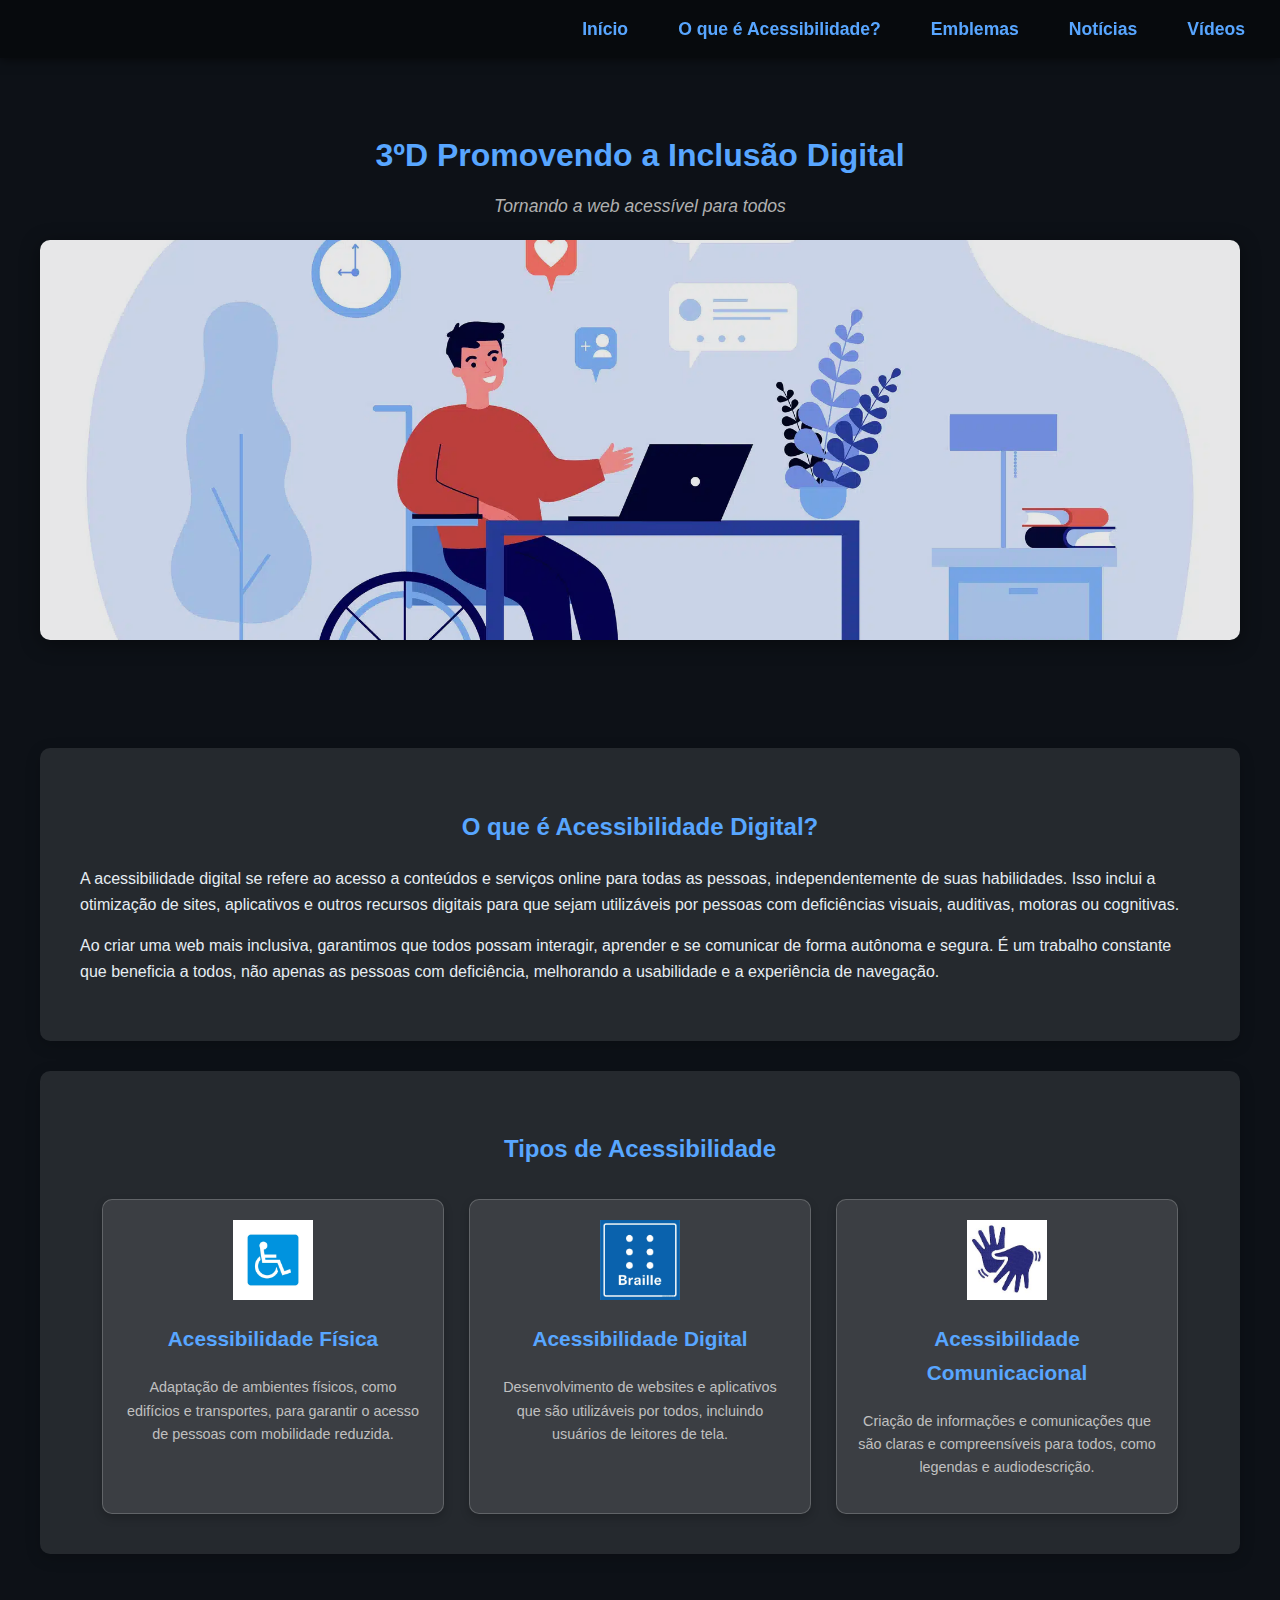
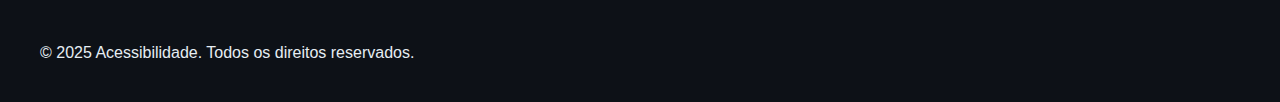
<file: src/index.html>
<!DOCTYPE html>
<html lang="pt-br">
<head>
    <meta charset="UTF-8">
    <meta name="viewport" content="width=device-width, initial-scale=1.0">
    <title>Acessibilidade</title>
    <link rel="stylesheet" href="css/style.css">
</head>
<body>
    <nav>
        <div class="menu-container">
            <button id="menu-toggle" class="hamburger-button" aria-expanded="false" aria-controls="main-menu">
                <span class="hamburger-icon"></span>
            </button>
            <ul id="main-menu" class="menu-list">
                <li><a href="index.html">Início</a></li>
                <li><a href="accessibility.html">O que é Acessibilidade?</a></li>
                <li><a href="emblems.html">Emblemas</a></li>
                <li><a href="news.html">Notícias</a></li>
                <li><a href="videos.html">Vídeos</a></li>
            </ul>
        </div>
    </nav>
    
    <header class="main-header">
        <h1>3ºD Promovendo a Inclusão Digital</h1>
        <p class="subtitle">Tornando a web acessível para todos</p>
        <div class="header-image-container">
            <img src="img/valuesoftsistemas_valuehosthospedagem_image_206.jpeg.webp" alt="Pessoas de diversas origens e habilidades trabalhando juntas em frente a um computador, representando a acessibilidade e inclusão digital." class="header-image">
        </div>
    </header>
    
    <main>
        <section id="accessibility-intro" class="section-card fade-in">
            <h2>O que é Acessibilidade Digital?</h2>
            <div class="intro-content">
                <p>A acessibilidade digital se refere ao acesso a conteúdos e serviços online para todas as pessoas, independentemente de suas habilidades. Isso inclui a otimização de sites, aplicativos e outros recursos digitais para que sejam utilizáveis por pessoas com deficiências visuais, auditivas, motoras ou cognitivas.</p>
                <p>Ao criar uma web mais inclusiva, garantimos que todos possam interagir, aprender e se comunicar de forma autônoma e segura. É um trabalho constante que beneficia a todos, não apenas as pessoas com deficiência, melhorando a usabilidade e a experiência de navegação.</p>
            </div>
        </section>

        <section id="accessibility-types" class="section-card fade-in">
            <h2>Tipos de Acessibilidade</h2>
            <div class="cards-container">
                <div class="card">
                    <img src="img/fisico.png" alt="Emblema de Acessibilidade Física">
                    <h3>Acessibilidade Física</h3>
                    <p>Adaptação de ambientes físicos, como edifícios e transportes, para garantir o acesso de pessoas com mobilidade reduzida.</p>
                </div>
                <div class="card">
                    <img src="img/braille.png" alt="Emblema da escrita Braille">
                    <h3>Acessibilidade Digital</h3>
                    <p>Desenvolvimento de websites e aplicativos que são utilizáveis por todos, incluindo usuários de leitores de tela.</p>
                </div>
                <div class="card">
                    <img src="img/libras.png" alt="Emblema de Língua de Sinais">
                    <h3>Acessibilidade Comunicacional</h3>
                    <p>Criação de informações e comunicações que são claras e compreensíveis para todos, como legendas e audiodescrição.</p>
                </div>
            </div>
        </section>
    </main>

    <footer>
        <p>&copy; 2025 Acessibilidade. Todos os direitos reservados.</p>
    </footer>

    <script src="js/menu.js"></script>
    <script>
        // JavaScript para a animação fade-in
        document.addEventListener('DOMContentLoaded', function() {
            const sections = document.querySelectorAll('.fade-in');
            sections.forEach(section => {
                section.style.opacity = 1;
                section.style.transform = 'translateY(0)';
            });
        });
    </script>
</body>
</html>
</file>
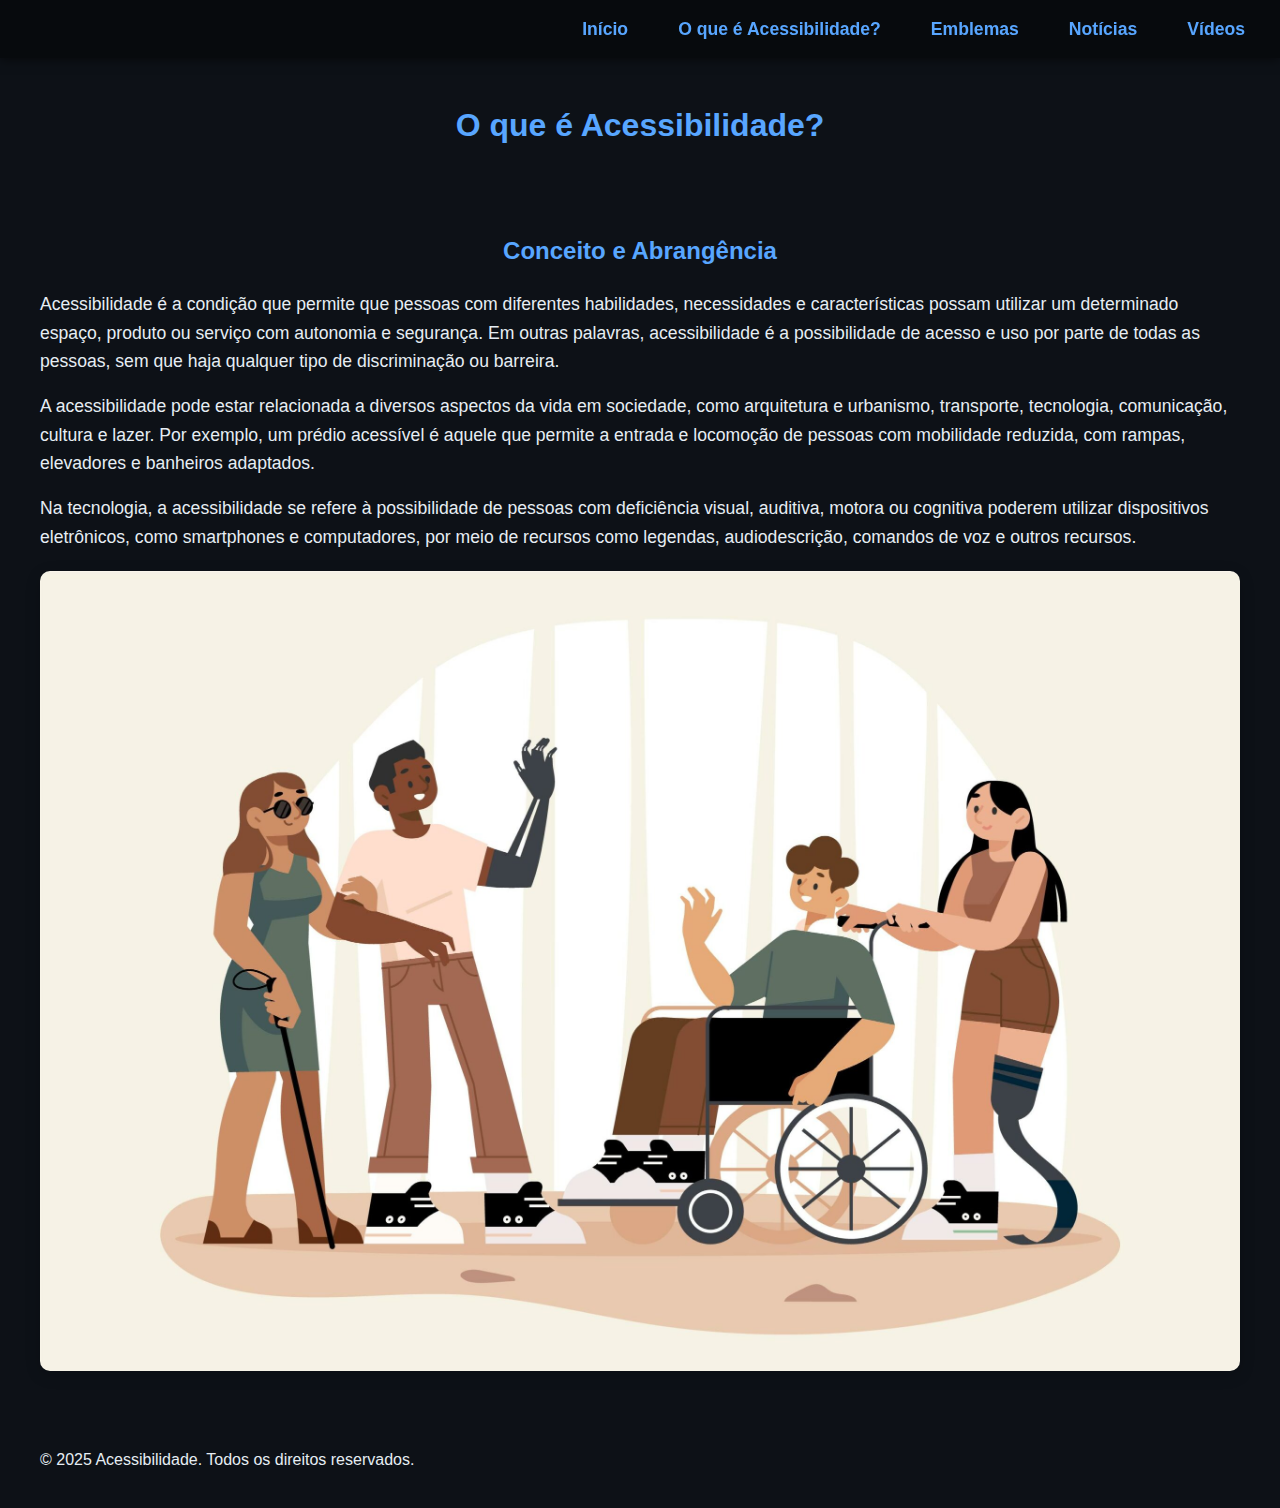
<file: src/accessibility.html>
<!DOCTYPE html>
<html lang="pt-br">
<head>
    <meta charset="UTF-8">
    <meta name="viewport" content="width=device-width, initial-scale=1.0">
    <title>O que é Acessibilidade?</title>
    <link rel="stylesheet" href="css/style.css">
</head>
<body>
    <nav>
        <div class="menu-container">
            <button id="menu-toggle" class="hamburger-button" aria-expanded="false" aria-controls="main-menu">
                <span class="hamburger-icon"></span>
            </button>
            <ul id="main-menu" class="menu-list">
                <li><a href="index.html">Início</a></li>
                <li><a href="accessibility.html">O que é Acessibilidade?</a></li>
                <li><a href="emblems.html">Emblemas</a></li>
                <li><a href="news.html">Notícias</a></li>
                <li><a href="videos.html">Vídeos</a></li>
            </ul>
        </div>
    </nav>
    
    <header>
        <h1>O que é Acessibilidade?</h1>
    </header>
    
    <main>
        <section class="info-section fade-in">
            <div class="info-content">
                <h2>Conceito e Abrangência</h2>
                <p>Acessibilidade é a condição que permite que pessoas com diferentes habilidades, necessidades e características possam utilizar um determinado espaço, produto ou serviço com autonomia e segurança. Em outras palavras, acessibilidade é a possibilidade de acesso e uso por parte de todas as pessoas, sem que haja qualquer tipo de discriminação ou barreira.</p>
                <p>A acessibilidade pode estar relacionada a diversos aspectos da vida em sociedade, como arquitetura e urbanismo, transporte, tecnologia, comunicação, cultura e lazer. Por exemplo, um prédio acessível é aquele que permite a entrada e locomoção de pessoas com mobilidade reduzida, com rampas, elevadores e banheiros adaptados.</p>
                <p>Na tecnologia, a acessibilidade se refere à possibilidade de pessoas com deficiência visual, auditiva, motora ou cognitiva poderem utilizar dispositivos eletrônicos, como smartphones e computadores, por meio de recursos como legendas, audiodescrição, comandos de voz e outros recursos.</p>
            </div>
            <div class="info-image">
               <img src="img/pessoa-com-deficiencia-scaled.png" alt="Grupo de pessoas com deficiências e habilidades variadas, de mãos dadas, simbolizando união e inclusão." class="main-image">
        </section>
    </main>

    <footer>
        <p>&copy; 2025 Acessibilidade. Todos os direitos reservados.</p>
    </footer>

    <script src="js/menu.js"></script>
    <script>
        // JavaScript para a animação fade-in
        document.addEventListener('DOMContentLoaded', function() {
            const section = document.querySelector('.info-section');
            if (section) {
                section.classList.add('visible');
            }
        });
    </script>
</body>
</html>
</file>
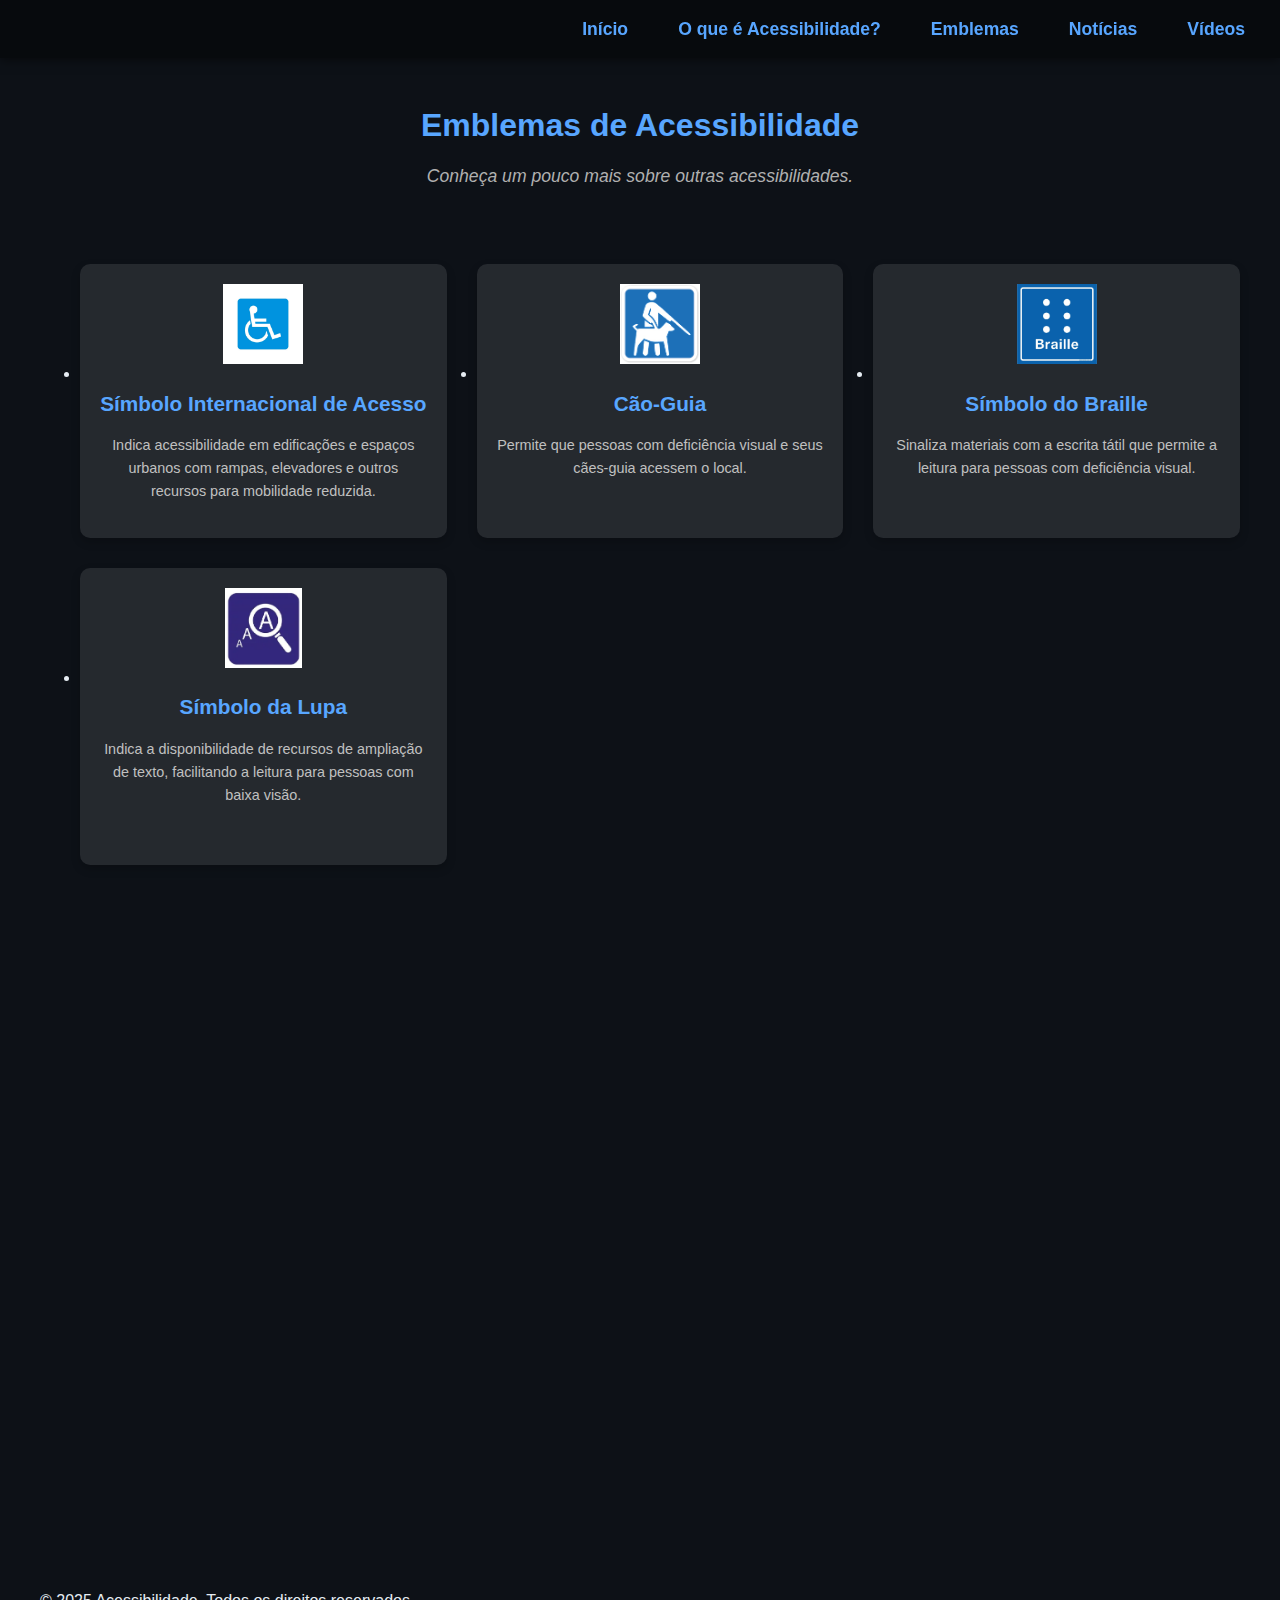
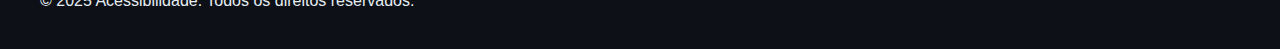
<file: src/emblems.html>
<!DOCTYPE html>
<html lang="pt-br">
<head>
    <meta charset="UTF-8">
    <meta name="viewport" content="width=device-width, initial-scale=1.0">
    <title>Emblemas de Acessibilidade</title>
    <link rel="stylesheet" href="css/style.css">
</head>
<body>
    <nav>
        <div class="menu-container">
            <button id="menu-toggle" class="hamburger-button" aria-expanded="false" aria-controls="main-menu">
                <span class="hamburger-icon"></span>
            </button>
            <ul id="main-menu" class="menu-list">
                <li><a href="index.html">Início</a></li>
                <li><a href="accessibility.html">O que é Acessibilidade?</a></li>
                <li><a href="emblems.html">Emblemas</a></li>
                <li><a href="news.html">Notícias</a></li>
                <li><a href="videos.html">Vídeos</a></li>
            </ul>
        </div>
    </nav>
    
    <header>
        <h1>Emblemas de Acessibilidade</h1>
        <p class="subtitle">Conheça um pouco mais sobre outras acessibilidades.</p>
    </header>
    
    <main>
        <section id="emblems-section">
            <ul class="emblems-grid-container">
                <li class="emblem-card fade-in" data-emblem="fisico">
                    <img src="img/fisico.png" alt="Símbolo Internacional de Acesso - Cadeira de Rodas">
                    <div class="card-content">
                        <h3>Símbolo Internacional de Acesso</h3>
                        <p>Indica acessibilidade em edificações e espaços urbanos com rampas, elevadores e outros recursos para mobilidade reduzida.</p>
                    </div>
                </li>
                <li class="emblem-card fade-in" data-emblem="visual">
                    <img src="img/visual.png" alt="Emblema de Cão-Guia">
                    <div class="card-content">
                        <h3>Cão-Guia</h3>
                        <p>Permite que pessoas com deficiência visual e seus cães-guia acessem o local.</p>
                    </div>
                </li>
                <li class="emblem-card fade-in" data-emblem="braille">
                    <img src="img/braille.png" alt="Símbolo da escrita Braille">
                    <div class="card-content">
                        <h3>Símbolo do Braille</h3>
                        <p>Sinaliza materiais com a escrita tátil que permite a leitura para pessoas com deficiência visual.</p>
                    </div>
                </li>
                <li class="emblem-card fade-in" data-emblem="lupa">
                    <img src="img/Captura de tela 2025-09-20 131656.png" alt="Símbolo da Lupa para baixa visão">
                    <div class="card-content">
                        <h3>Símbolo da Lupa</h3>
                        <p>Indica a disponibilidade de recursos de ampliação de texto, facilitando a leitura para pessoas com baixa visão.</p>
                    </div>
                </li>
                <li class="emblem-card fade-in" data-emblem="auditivo">
                    <img src="img/auditivo.jpeg"  alt="Símbolo de Acessibilidade Auditiva">
                    <div class="card-content">
                        <h3>Deficiência Auditiva</h3>
                        <p>Usado para indicar locais com recursos para pessoas com deficiência auditiva, como sistemas de audição assistida.</p>
                    </div>
                </li>
                <li class="emblem-card fade-in" data-emblem="libras">
                    <img src="img/libras.png" alt="Símbolo da Língua Brasileira de Sinais (LIBRAS)">
                    <div class="card-content">
                        <h3>LIBRAS</h3>
                        <p>Indica que serviços ou informações estão disponíveis na Língua Brasileira de Sinais, facilitando a comunicação para a comunidade surda.</p>
                    </div>
                </li>
                <li class="emblem-card fade-in" data-emblem="legenda-aberta">
                    <img src="img/OC.png" alt="Símbolo de Legenda Aberta">
                    <div class="card-content">
                        <h3>Legenda Aberta (Opend Caption)</h3>
                        <p>Sinaliza que as legendas estão permanentemente na tela e não podem ser desativadas.</p>
                    </div>
                </li>
                <li class="emblem-card fade-in" data-emblem="legenda-fechada">
                    <img src="img/CC.png" alt="Símbolo de Legenda Fechada">
                    <div class="card-content">
                        <h3>Legenda Oculta (Closed Caption)</h3>
                        <p>Refere-se a legendas que podem ser ativadas e desativadas pelo usuário, comuns em programas de TV e vídeos online.</p>
                    </div>
                </li>
                <li class="emblem-card fade-in" data-emblem="telebobina">
                    <img src="img/images.jpeg" alt="Símbolo de telebobina">
                    <div class="card-content">
                        <h3>Telebobina (T-coil)</h3>
                        <p>Indica a presença de um sistema de audição assistida que transmite som diretamente para aparelhos auditivos ou implantes cocleares.</p>
                    </div>
                </li>
                <li class="emblem-card fade-in" data-emblem="tea">
                    <img src="img/placa_transtorno_do_espectro_autista_13001_1_f9f5c6078622731652a04def18991f8f.webp" alt="Símbolo de autismo">
                    <div class="card-content">
                        <h3>Transtorno do Espectro Autista (TEA)</h3>
                        <p>Sinaliza que o local oferece um ambiente mais inclusivo e com recursos para pessoas com TEA.</p>
                    </div>
                </li>
                 <li class="emblem-card fade-in" data-emblem="nanismo">
                    <img src="img/nanismo.webp" alt="Símbolo de pessoa com nanismo">
                    <div class="card-content">
                        <h3>Pessoa com Nanismo</h3>
                        <p>Representa a necessidade de adaptação de ambientes para pessoas com nanismo, garantindo autonomia e acesso aos espaços.</p>
                    </div>
                </li>
                 <li class="emblem-card fade-in" data-emblem="ostomia">
                    <img src="img/placa_pessoa_ostomizada_13015_1_2ef1013902fcc6d9ccd856b08d353a04.webp" alt="Símbolo de ostomia">
                    <div class="card-content">
                        <h3>Pessoa Ostomizada</h3>
                        <p>Indica a presença de banheiros e espaços adaptados para pessoas que vivem com uma ostomia.</p>
                    </div>
                </li>
            </ul>
        </section>
    </main>
    
    <div id="emblem-modal" class="modal">
        <div class="modal-content">
            <span class="close-button">&times;</span>
            <div id="modal-body">
                </div>
        </div>
    </div>

    <footer>
        <p>&copy; 2025 Acessibilidade. Todos os direitos reservados.</p>
    </footer>

    <script src="js/menu.js"></script>
    <script src="js/emblems.js"></script>
</body>
</html>
</file>
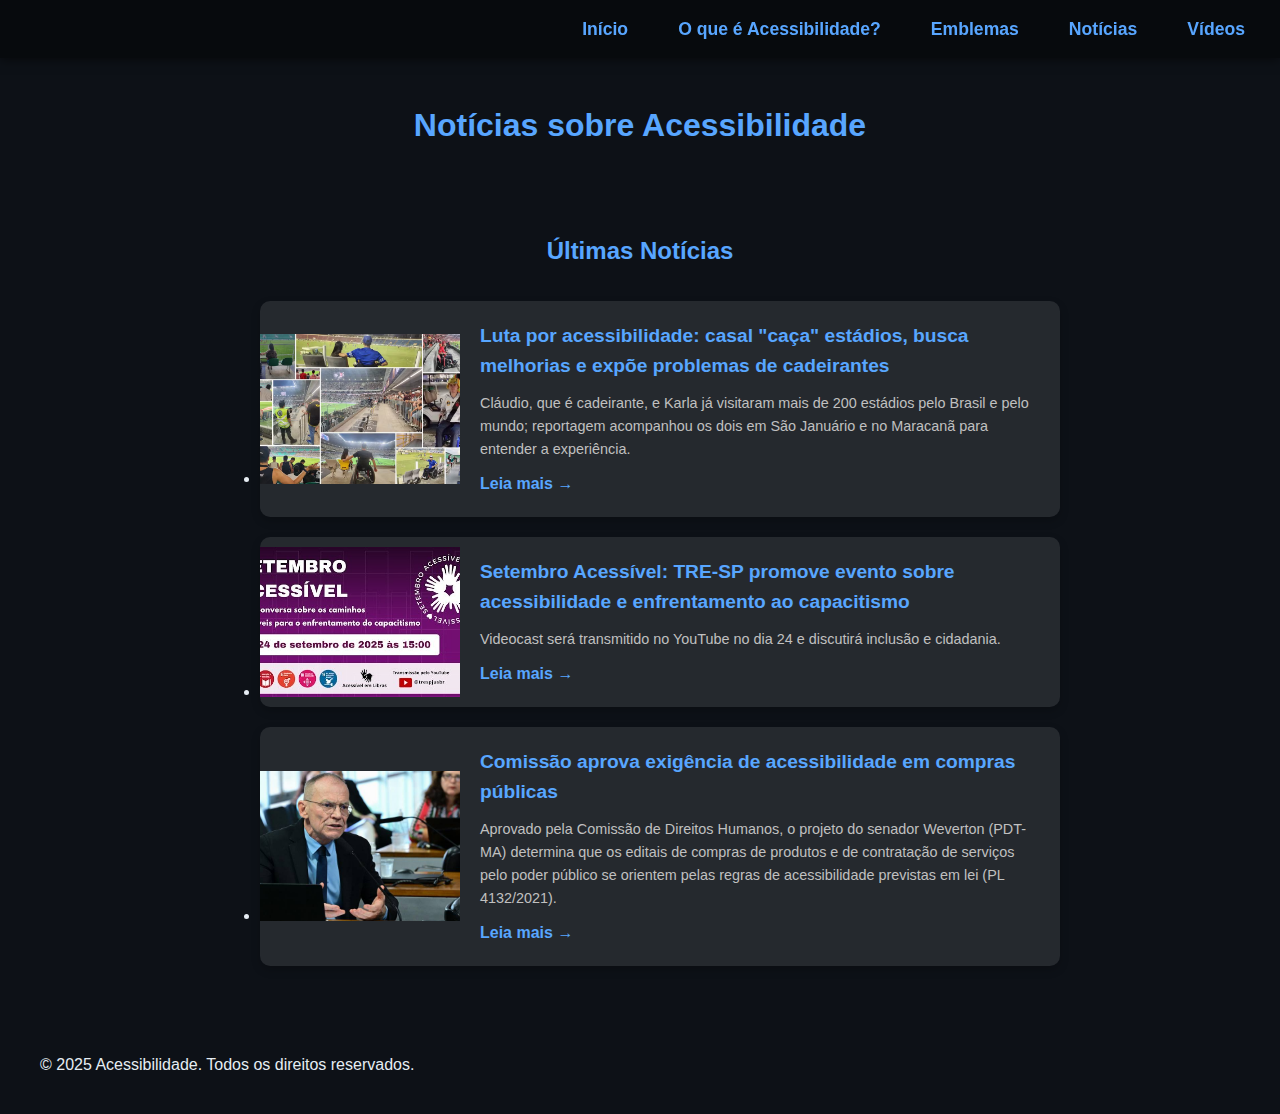
<file: src/news.html>
<!DOCTYPE html>
<html lang="pt-br">
<head>
    <meta charset="UTF-8">
    <meta name="viewport" content="width=device-width, initial-scale=1.0">
    <title>Notícias sobre Acessibilidade</title>
    <link rel="stylesheet" href="css/style.css">
</head>
<body>
    <nav>
        <div class="menu-container">
            <button id="menu-toggle" class="hamburger-button" aria-expanded="false" aria-controls="main-menu">
                <span class="hamburger-icon"></span>
            </button>
            <ul id="main-menu" class="menu-list">
                <li><a href="index.html">Início</a></li>
                <li><a href="accessibility.html">O que é Acessibilidade?</a></li>
                <li><a href="emblems.html">Emblemas</a></li>
                <li><a href="news.html">Notícias</a></li>
                <li><a href="videos.html">Vídeos</a></li>
            </ul>
        </div>
    </nav>
    
    <header>
        <h1>Notícias sobre Acessibilidade</h1>
    </header>
    
    <main>
        <section id="news-section">
            <h2>Últimas Notícias</h2>
            <ul class="news-container">
                <li>
                    <a href="https://ge.globo.com/futebol/noticia/2025/09/19/luta-por-acessibilidade-casal-caca-estadios-busca-melhorias-e-expoe-problemas-de-cadeirantes.ghtml" target="_blank" class="news-card fade-in">
                        <img src="img/abre-acessibilidade-estadios.png" alt="Pessoa digitando em um laptop com código na tela, representando o desenvolvimento de tecnologia inclusiva." class="news-image">
                        <div class="news-content">
                            <h3>Luta por acessibilidade: casal "caça" estádios, busca melhorias e expõe problemas de cadeirantes</h3>
                            <p>Cláudio, que é cadeirante, e Karla já visitaram mais de 200 estádios pelo Brasil e pelo mundo; reportagem acompanhou os dois em São Januário e no Maracanã para entender a experiência.</p>
                            <span class="read-more">Leia mais &rarr;</span>
                        </div>
                    </a>
                </li>
                <li>
                    <a href="https://www.tre-sp.jus.br/comunicacao/noticias/2025/Setembro/setembro-acessivel-tre-sp-promove-evento-sobre-acessibilidade-e-enfrentamento-ao-capacitismo" target="_blank" class="news-card fade-in">
                        <img src="img/906d296a-fe5b-4a1e-880c-68bd4378d9ff.jpeg" alt="Mãos segurando um documento, simbolizando o Plano Nacional de Inclusão." class="news-image">
                        <div class="news-content">
                            <h3>Setembro Acessível: TRE-SP promove evento sobre acessibilidade e enfrentamento ao capacitismo</h3>
                            <p>Videocast será transmitido no YouTube no dia 24 e discutirá inclusão e cidadania.</p>
                            <span class="read-more">Leia mais &rarr;</span>
                        </div>
                    </a>
                </li>
                <li>
                    <a href="https://www12.senado.leg.br/radio/1/noticia/2025/09/18/comissao-aprova-exigencia-de-acessibilidade-em-compras-publicas" target="_blank" class="news-card fade-in">
                        <img src="img/2b189556-cb05-4574-ac85-7b85c996563d.jpeg" alt="Pessoas com deficiência e mobilidade reduzida em uma calçada acessível com piso tátil." class="news-image">
                        <div class="news-content">
                            <h3>Comissão aprova exigência de acessibilidade em compras públicas</h3>
                            <p>Aprovado pela Comissão de Direitos Humanos, o projeto do senador Weverton (PDT-MA) determina que os editais de compras de produtos e de contratação de serviços pelo poder público se orientem pelas regras de acessibilidade previstas em lei (PL 4132/2021).</p>
                            <span class="read-more">Leia mais &rarr;</span>
                        </div>
                    </a>
                </li>
            </ul>
        </section>
    </main>

    <footer>
        <p>&copy; 2025 Acessibilidade. Todos os direitos reservados.</p>
    </footer>

    <script src="js/menu.js"></script>
    <script>
        // JavaScript para a animação fade-in
        document.addEventListener('DOMContentLoaded', function() {
            const newsCards = document.querySelectorAll('.news-card');
            newsCards.forEach((card, index) => {
                // Adiciona um pequeno atraso para cada cartão
                setTimeout(() => {
                    card.classList.add('visible');
                }, index * 200); // 200ms de atraso entre cada cartão
            });
        });
    </script>
</body>
</html>
</file>
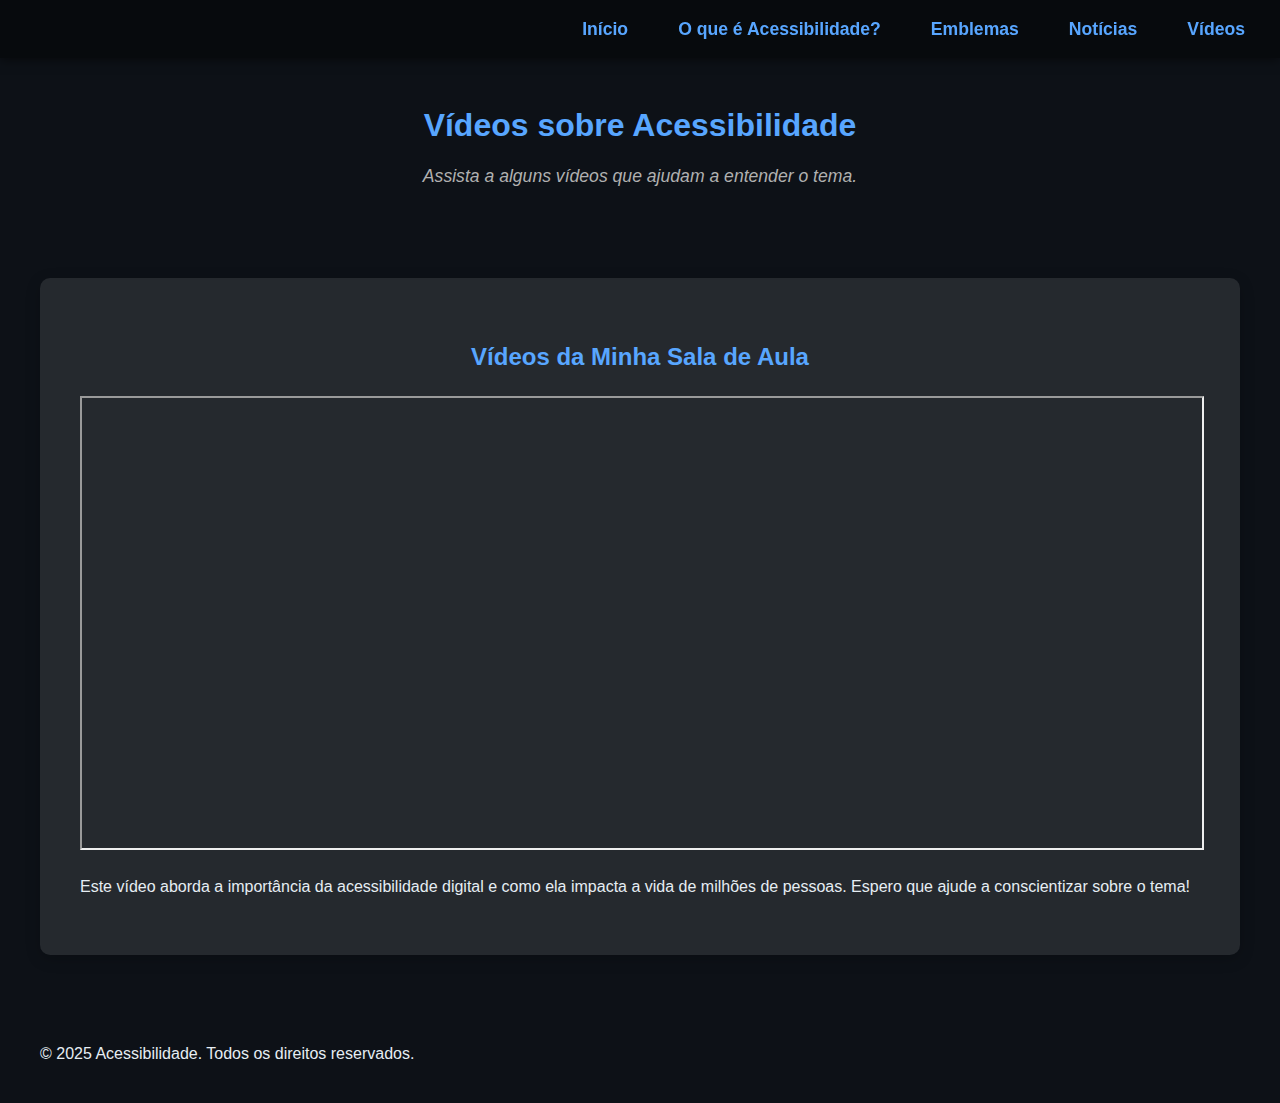
<file: src/videos.html>
<!DOCTYPE html>
<html lang="pt-br">
<head>
    <meta charset="UTF-8">
    <meta name="viewport" content="width=device-width, initial-scale=1.0">
    <title>Vídeos sobre Acessibilidade</title>
    <link rel="stylesheet" href="css/style.css">
</head>
<body>
    <nav>
        <div class="menu-container">
            <button id="menu-toggle" class="hamburger-button" aria-expanded="false" aria-controls="main-menu">
                <span class="hamburger-icon"></span>
            </button>
            <ul id="main-menu" class="menu-list">
                <li><a href="index.html">Início</a></li>
                <li><a href="accessibility.html">O que é Acessibilidade?</a></li>
                <li><a href="emblems.html">Emblemas</a></li>
                <li><a href="news.html">Notícias</a></li>
                <li><a href="videos.html">Vídeos</a></li>
            </ul>
        </div>
    </nav>
    
    <header>
        <h1>Vídeos sobre Acessibilidade</h1>
        <p class="subtitle">Assista a alguns vídeos que ajudam a entender o tema.</p>
    </header>
    
    <main>
        <section class="section-card fade-in">
            <h2>Vídeos da Minha Sala de Aula</h2>
            <div class="video-container">
               <iframe 
                 width="100%" 
                 height="450" 
                 src="" 
                 title="Vídeo sobre acessibilidade digital" 
                 allow="accelerometer; autoplay; clipboard-write; encrypted-media; gyroscope; picture-in-picture; web-share" 
                 referrerpolicy="strict-origin-when-cross-origin" 
                 allowfullscreen>
               </iframe>
            </div>
            <p>Este vídeo aborda a importância da acessibilidade digital e como ela impacta a vida de milhões de pessoas. Espero que ajude a conscientizar sobre o tema!</p>
        </section>
        
    </main>

    <footer>
        <p>&copy; 2025 Acessibilidade. Todos os direitos reservados.</p>
    </footer>

    <script src="js/menu.js"></script>
    <script>
        // JavaScript para a animação fade-in
        document.addEventListener('DOMContentLoaded', function() {
            const section = document.querySelector('.section-card');
            if (section) {
                section.classList.add('visible');
            }
        });
    </script>
</body>
</html>
</file>
<file: src/css/style.css>
/* ================================================= */
/* Variáveis e Estilos Globais              */
/* ================================================= */
:root {
    --bg-color: #0d1117;
    --text-color: #e6edf3;
    --primary-color: #58a6ff;
    --secondary-color: #81C784;
    --card-bg: rgba(255, 255, 255, 0.1);
    --border-color: rgba(255, 255, 255, 0.2);
}

body {
    background-color: var(--bg-color);
    color: var(--text-color);
    font-family: 'Segoe UI', Tahoma, Geneva, Verdana, sans-serif;
    margin: 0;
    padding: 0;
    line-height: 1.6;
    overflow-x: hidden;
    transition: background-color 0.3s ease;
}

h1, h2, h3 {
    color: var(--primary-color);
    text-align: center;
    font-weight: 600;
}

a {
    color: var(--primary-color);
    text-decoration: none;
    transition: color 0.3s ease;
}

a:hover {
    color: var(--secondary-color);
}

header, main, footer {
    padding: 20px;
    max-width: 1200px;
    margin: 0 auto;
}

.subtitle {
    text-align: center;
    color: #b0b0b0;
    font-style: italic;
    font-size: 1.1em;
    margin-top: -10px;
}

/* ================================================= */
/* Menu de Navegação                    */
/* ================================================= */
nav {
    display: flex;
    justify-content: flex-end;
    align-items: center;
    padding: 15px 20px;
    background-color: rgba(0, 0, 0, 0.4);
    box-shadow: 0 2px 10px rgba(0, 0, 0, 0.5);
    position: sticky;
    top: 0;
    z-index: 100;
}

.menu-container {
    display: flex;
    align-items: center;
}

.hamburger-button {
    background: none;
    border: none;
    cursor: pointer;
    display: none;
    padding: 10px;
}

.hamburger-icon,
.hamburger-icon::before,
.hamburger-icon::after {
    display: block;
    width: 25px;
    height: 3px;
    background-color: var(--text-color);
    border-radius: 5px;
    transition: transform 0.3s ease, background-color 0.3s ease;
}

.hamburger-icon::before,
.hamburger-icon::after {
    content: '';
    position: absolute;
}

.hamburger-icon::before {
    transform: translateY(-8px);
}

.hamburger-icon::after {
    transform: translateY(8px);
}

.hamburger-button.active .hamburger-icon {
    background-color: transparent;
}

.hamburger-button.active .hamburger-icon::before {
    transform: rotate(45deg);
}

.hamburger-button.active .hamburger-icon::after {
    transform: rotate(-45deg);
}

.menu-list {
    list-style-type: none;
    margin: 0;
    padding: 0;
    display: flex;
    gap: 20px;
    transition: transform 0.3s ease;
}

.menu-list li a {
    font-size: 1.1em;
    font-weight: bold;
    padding: 8px 15px;
    border-radius: 5px;
    transition: background-color 0.3s ease, color 0.3s ease;
}

.menu-list li a:hover {
    background-color: var(--primary-color);
    color: var(--bg-color);
}

/* Esconde o menu quando a página rola para baixo */
.hide-menu {
    transform: translateY(-100%);
    transition: transform 0.4s ease;
}

/* ================================================= */
/* Estilos da Seção Principal           */
/* ================================================= */
.main-header {
    text-align: center;
    padding: 50px 20px;
}

.header-image-container {
    position: relative;
    max-width: 100%;
    margin-top: 20px;
}

.header-image {
    width: 100%;
    height: 400px;
    object-fit: cover;
    border-radius: 10px;
    box-shadow: 0 4px 20px rgba(0, 0, 0, 0.4);
    opacity: 0.9;
    transition: opacity 0.5s ease;
}

.header-image:hover {
    opacity: 1;
}

.section-card {
    background-color: var(--card-bg);
    border-radius: 10px;
    padding: 40px;
    margin: 30px auto;
    box-shadow: 0 4px 15px rgba(0, 0, 0, 0.2);
    transition: transform 0.3s ease;
}

.section-card:hover {
    transform: translateY(-5px);
}

.info-content p {
    font-size: 1.1em;
}

/* Estilos de transição para o fade-in */
.fade-in {
    opacity: 0;
    transform: translateY(20px);
    transition: opacity 0.6s ease-out, transform 0.6s ease-out;
}

.fade-in.visible {
    opacity: 1;
    transform: translateY(0);
}

/* ================================================= */
/* Estilos de Cartões               */
/* ================================================= */
.cards-container {
    display: flex;
    justify-content: center;
    flex-wrap: wrap;
    gap: 25px;
    margin-top: 30px;
}

.card {
    background-color: var(--card-bg);
    border: 1px solid var(--border-color);
    border-radius: 10px;
    padding: 20px;
    text-align: center;
    width: 100%;
    max-width: 300px;
    box-shadow: 0 4px 10px rgba(0, 0, 0, 0.2);
    transition: transform 0.3s ease, box-shadow 0.3s ease;
}

.card img {
    width: 80px;
    height: 80px;
    margin-bottom: 15px;
}

.card h3 {
    font-size: 1.3em;
    margin-top: 0;
}

.card p {
    font-size: 0.9em;
    color: #c0c0c0;
}

.card:hover {
    transform: translateY(-5px);
    box-shadow: 0 8px 20px rgba(0, 0, 0, 0.4);
}

/* ================================================= */
/* Página de Emblemas (emblems.html)      */
/* ================================================= */
.emblems-grid-container {
    display: grid;
    gap: 30px;
    grid-template-columns: repeat(auto-fit, minmax(280px, 1fr));
    justify-content: center;
}

.emblem-card {
    background-color: var(--card-bg);
    border-radius: 10px;
    padding: 20px;
    text-align: center;
    box-shadow: 0 4px 10px rgba(0, 0, 0, 0.2);
    transition: transform 0.3s ease-in-out, box-shadow 0.3s ease-in-out;
}

.emblem-card img {
    width: 80px;
    height: 80px;
    object-fit: contain;
    margin-bottom: 15px;
}

.emblem-card h3 {
    font-size: 1.3em;
    margin: 0 0 10px 0;
}

.emblem-card p {
    font-size: 0.9em;
    color: #c0c0c0;
}

.emblem-card:hover {
    transform: translateY(-5px);
    box-shadow: 0 8px 20px rgba(0, 0, 0, 0.4);
}

/* ================================================= */
/* Página de Notícias (news.html)       */
/* ================================================= */
.news-container {
    display: flex;
    flex-direction: column;
    gap: 20px;
    max-width: 800px;
    margin: 30px auto;
}

.news-card {
    display: flex;
    align-items: center;
    background-color: var(--card-bg);
    border-radius: 10px;
    box-shadow: 0 4px 10px rgba(0, 0, 0, 0.2);
    overflow: hidden;
    transition: transform 0.3s ease, box-shadow 0.3s ease;
}

.news-card:hover {
    transform: translateY(-5px);
    box-shadow: 0 8px 20px rgba(0, 0, 0, 0.4);
}

.news-image {
    width: 200px;
    height: 150px;
    object-fit: cover;
}

.news-content {
    padding: 20px;
}

.news-content h3 {
    margin: 0 0 10px 0;
    text-align: left;
    font-size: 1.2em;
}

.news-content p {
    margin: 0;
    font-size: 0.9em;
    color: #c0c0c0;
}

.read-more {
    display: inline-block;
    margin-top: 10px;
    color: var(--primary-color);
    font-weight: bold;
    transition: color 0.3s ease;
}

.read-more:hover {
    color: var(--secondary-color);
}

/* ================================================= */
/* Responsividade                   */
/* ================================================= */
@media (max-width: 768px) {
    .menu-list {
        flex-direction: column;
        position: absolute;
        top: 60px;
        right: 0;
        width: 100%;
        background-color: rgba(0, 0, 0, 0.9);
        padding: 10px 0;
        transform: translateY(-120%);
    }

    .menu-list.active {
        transform: translateY(0);
        transition: transform 0.3s ease;
    }

    .hamburger-button {
        display: block;
    }

    .cards-container {
        flex-direction: column;
        align-items: center;
    }

    .card {
        max-width: 90%;
    }

    .news-card {
        flex-direction: column;
        text-align: center;
    }

    .news-image {
        width: 100%;
        height: auto;
    }

    .news-content {
        padding: 15px;
    }

    .news-content h3 {
        text-align: center;
    }
}

@media (max-width: 480px) {
    h1 {
        font-size: 1.8em;
    }

    .subtitle {
        font-size: 1em;
    }
    
    .section-card {
        padding: 20px;
    }
}
/* ================================================= */
/* Estilos do Modal para Emblemas           */
/* ================================================= */
.modal {
    display: none; /* Inicia escondido */
    position: fixed; /* Posição fixa sobre a página */
    z-index: 200; /* Fica acima de tudo */
    left: 0;
    top: 0;
    width: 100%;
    height: 100%;
    overflow: auto;
    background-color: rgba(0, 0, 0, 0.8); /* Fundo preto semi-transparente */
    justify-content: center;
    align-items: center;
    animation: fadeIn 0.3s ease-in-out;
}

.modal.active {
    display: flex;
}

.modal-content {
    background-color: var(--bg-color);
    margin: auto;
    padding: 30px;
    border: 1px solid var(--border-color);
    border-radius: 10px;
    max-width: 800px;
    box-shadow: 0 5px 15px rgba(0, 0, 0, 0.4);
    position: relative;
    animation: zoomIn 0.3s ease-in-out;
}

.modal-content h3 {
    text-align: center;
    font-size: 1.8em;
    margin-top: 0;
}

.modal-content img {
    display: block;
    margin: 0 auto 20px;
    max-width: 120px;
    height: auto;
}

.modal-content p {
    text-align: justify;
    font-size: 1.1em;
}

.close-button {
    color: var(--text-color);
    position: absolute;
    top: 10px;
    right: 20px;
    font-size: 30px;
    font-weight: bold;
    transition: color 0.3s ease;
}

.close-button:hover,
.close-button:focus {
    color: var(--primary-color);
    text-decoration: none;
    cursor: pointer;
}

/* Animações */
@keyframes fadeIn {
    from { opacity: 0; }
    to { opacity: 1; }
}

@keyframes zoomIn {
    from { transform: scale(0.9); opacity: 0; }
    to { transform: scale(1); opacity: 1; }
}
/* ================================================= */
/* Estilos da Página de Vídeos          */
/* ================================================= */
.videos-container {
    display: flex;
    flex-wrap: wrap;
    justify-content: center;
    gap: 20px;
}

.video-card {
    background-color: var(--card-bg);
    border-radius: 10px;
    padding: 20px;
    box-shadow: 0 4px 10px rgba(0, 0, 0, 0.2);
    transition: transform 0.3s ease, box-shadow 0.3s ease;
    width: 100%;
    max-width: 500px;
    text-align: center;
}

.video-card:hover {
    transform: translateY(-5px);
    box-shadow: 0 8px 20px rgba(0, 0, 0, 0.4);
}

.video-wrapper {
    position: relative;
    padding-bottom: 56.25%; /* Proporção 16:9 */
    height: 0;
    overflow: hidden;
    margin-bottom: 15px;
}

.video-wrapper video {
    position: absolute;
    top: 0;
    left: 0;
    width: 100%;
    height: 100%;
    border-radius: 8px;
}

.video-card h3 {
    margin-top: 0;
    font-size: 1.5em;
}

.video-card p {
    font-size: 1em;
    color: #c0c0c0;
}
/* ================================================= */
/* Estilos Específicos para a Página Acessibilidade  */
/* ================================================= */

.main-image {
    display: block;
    max-width: 100%;
    height: auto;
    margin: 20px auto;
    border-radius: 10px;
    box-shadow: 0 4px 15px rgba(0, 0, 0, 0.2);
}
</file>
